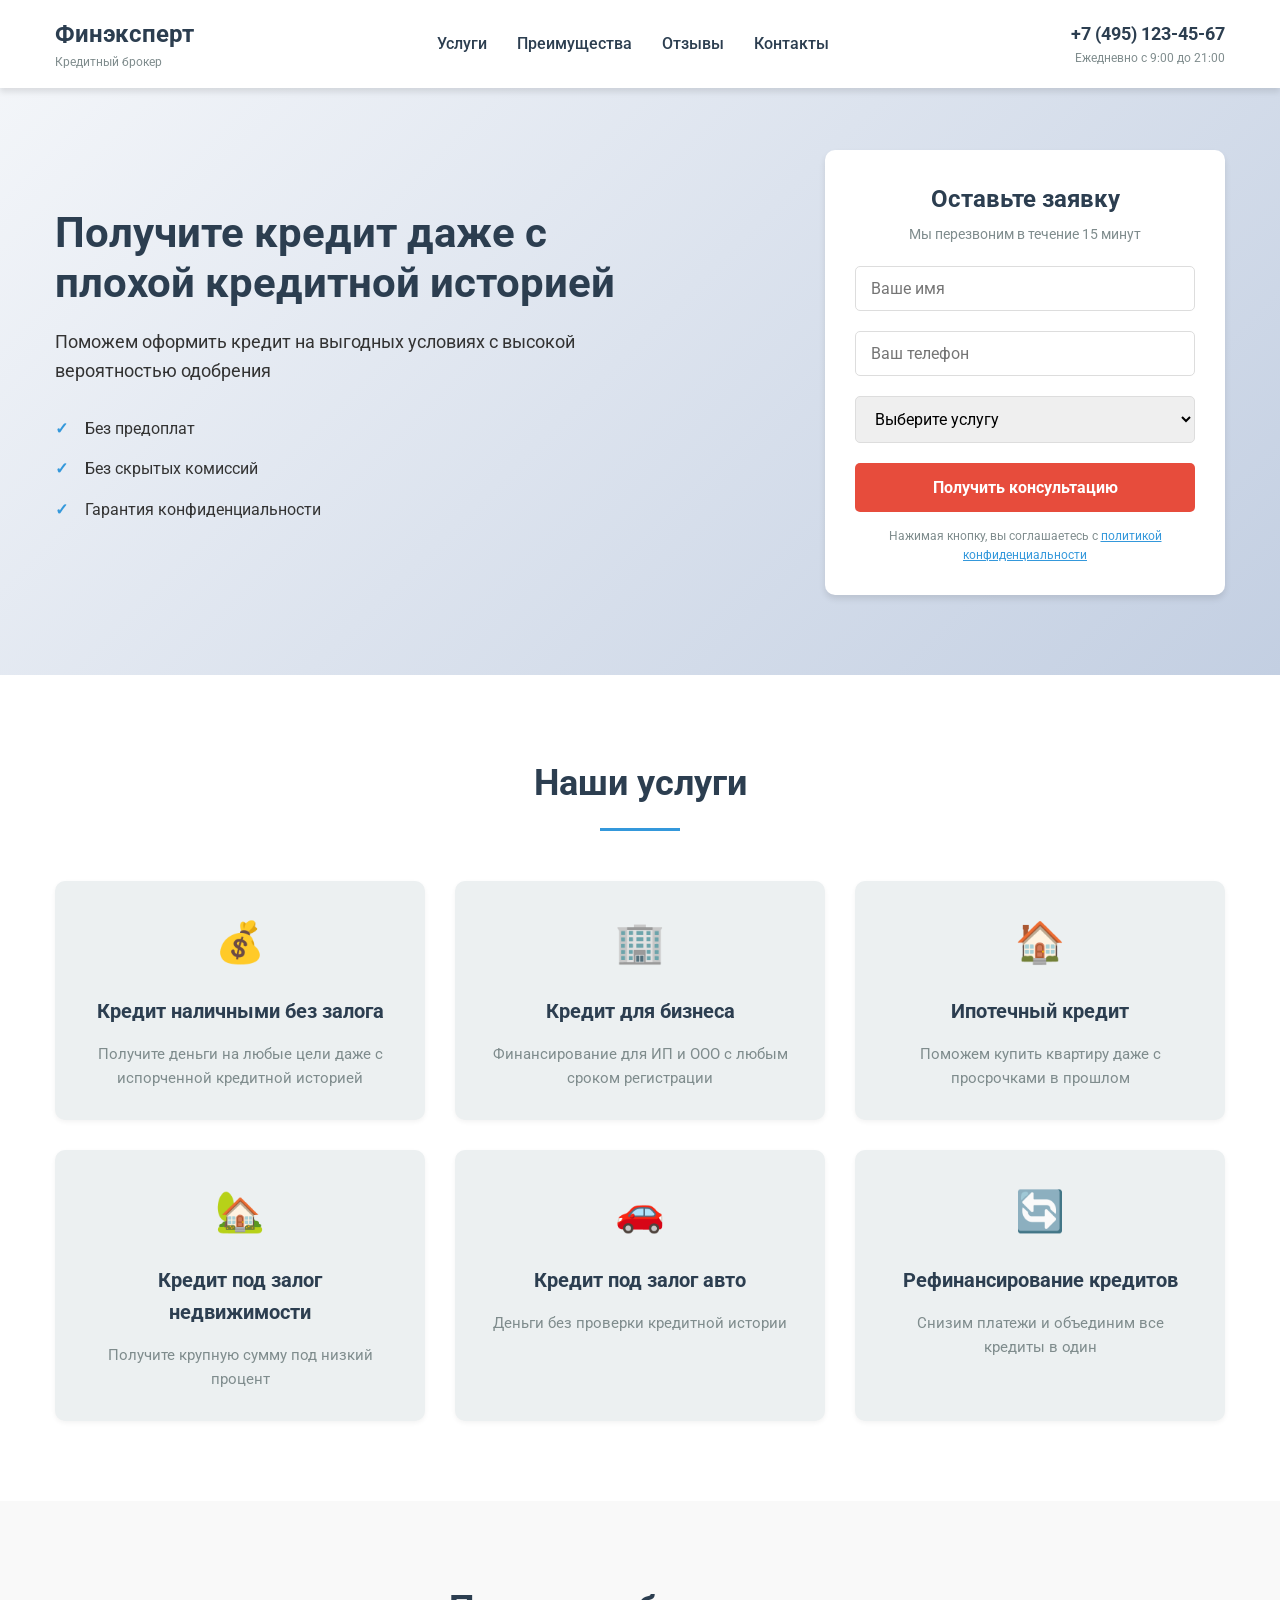
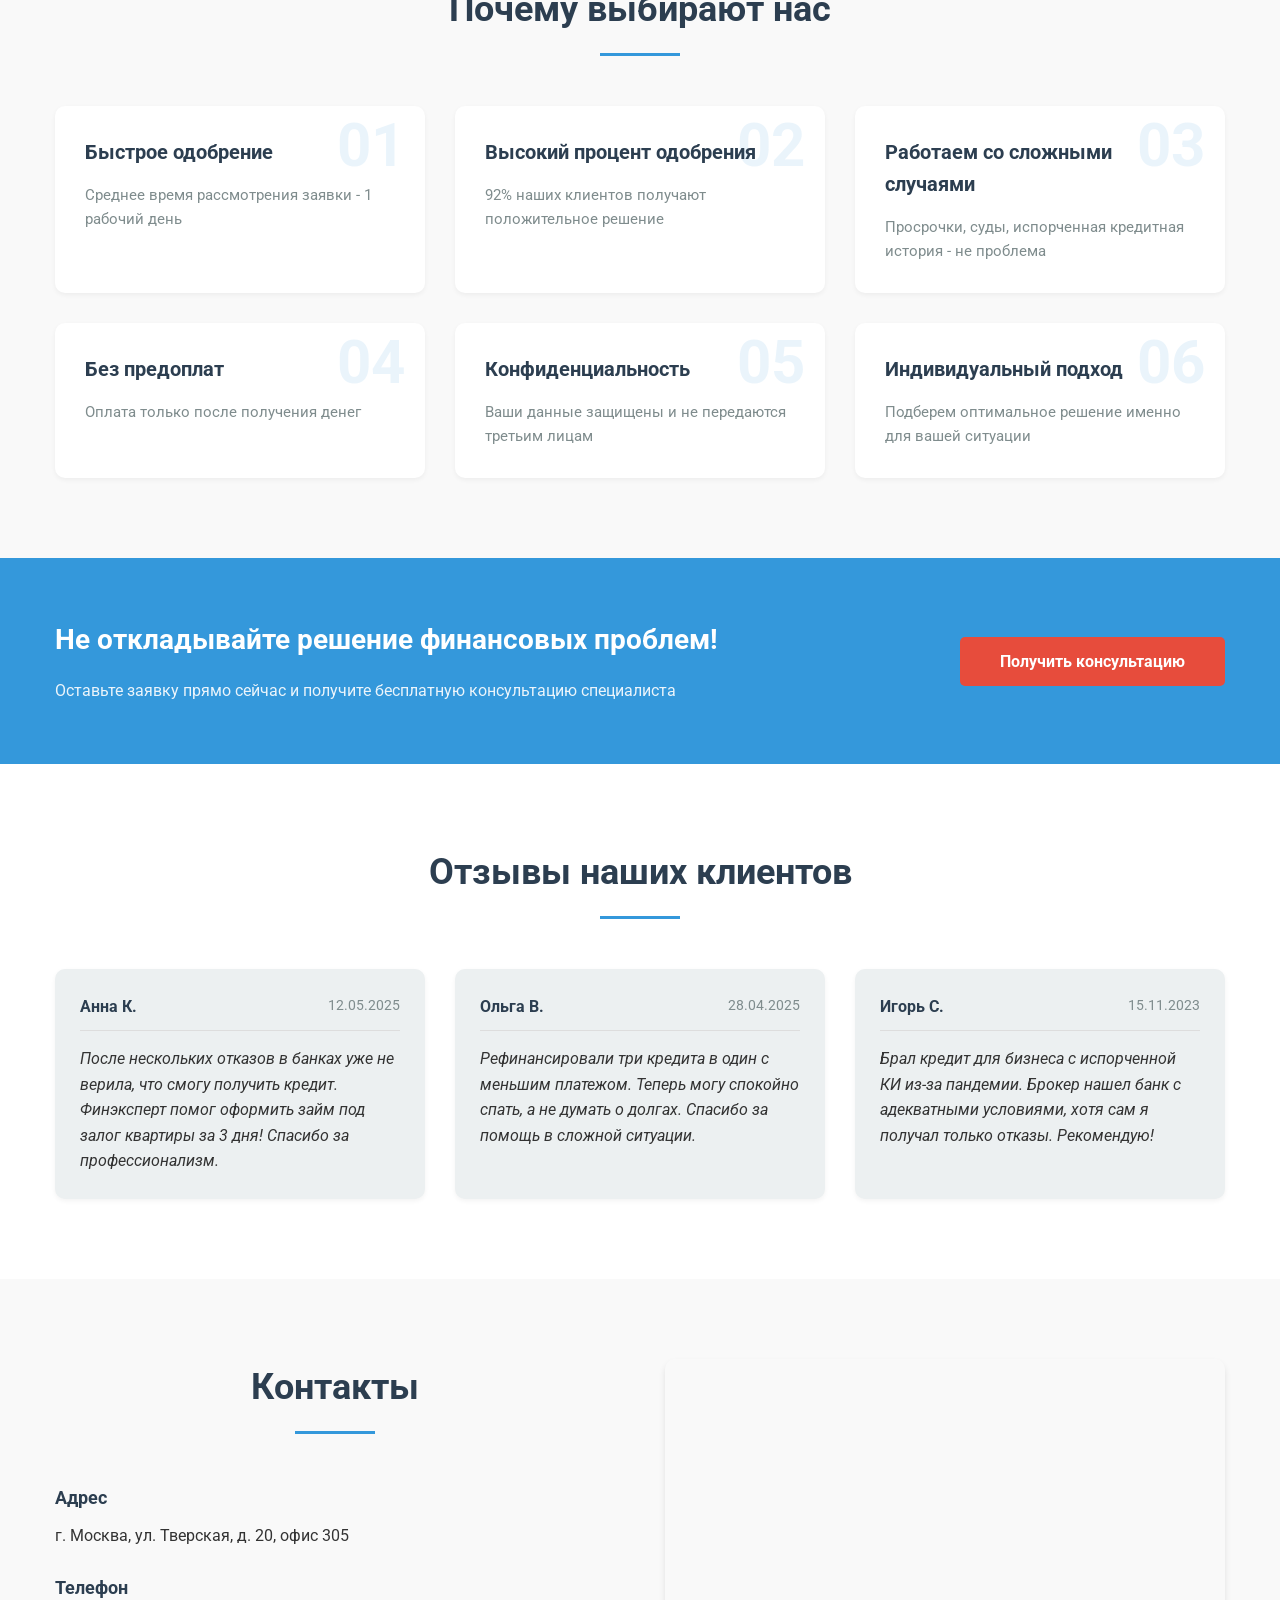
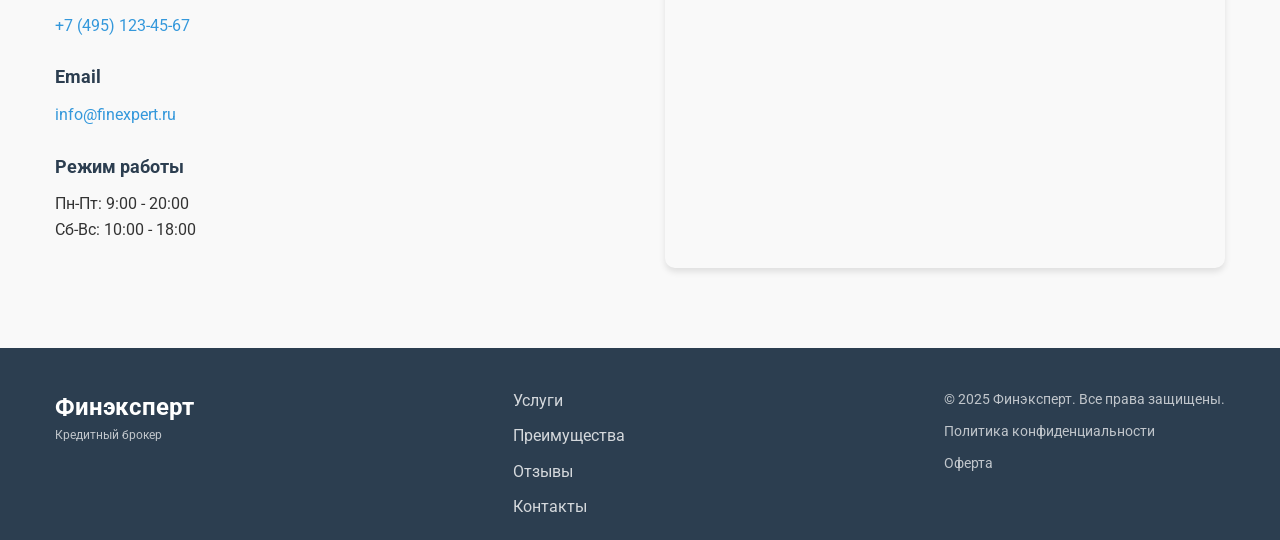
<file: index.html>
<!DOCTYPE html>
<html lang="ru">

<head>
    <meta charset="UTF-8">
    <meta http-equiv="X-UA-Compatible" content="IE=edge">
    <meta name="viewport" content="width=device-width, initial-scale=1.0">
    <title>Финэксперт - кредитный брокер для людей с плохой кредитной историей</title>
    <link rel="stylesheet" href="styles.css">
    <link rel="preconnect" href="https://fonts.googleapis.com">
    <link rel="preconnect" href="https://fonts.gstatic.com" crossorigin>
    <link href="https://fonts.googleapis.com/css2?family=Roboto:wght@400;500;700&display=swap" rel="stylesheet">
</head>

<body>
    <header class="header">
        <div class="container">
            <div class="header__inner">
                <div class="header__logo">
                    <span class="logo-text">Финэксперт</a></span>
                    <span class="logo-slogan">Кредитный брокер</span>
                </div>
                <nav class="header__nav">
                    <a href="#services" class="nav-link">Услуги</a>
                    <a href="#advantages" class="nav-link">Преимущества</a>
                    <a href="#reviews" class="nav-link">Отзывы</a>
                    <a href="#contacts" class="nav-link">Контакты</a>
                </nav>
                <div class="header__phone">
                    <a href="tel:+74951234567" class="phone-link">+7 (495) 123-45-67</a>
                    <span class="phone-hours">Ежедневно с 9:00 до 21:00</span>
                </div>
                <button class="burger-menu" aria-label="Меню">
                    <span></span>
                    <span></span>
                    <span></span>
                </button>
            </div>
        </div>
    </header>

    <main>
        <section class="hero">
            <div class="container">
                <div class="hero__inner">
                    <div class="hero__content">
                        <h1 class="hero__title">Получите кредит даже с плохой кредитной историей</h1>
                        <p class="hero__subtitle">Поможем оформить кредит на выгодных условиях с высокой вероятностью
                            одобрения</p>
                        <ul class="hero__list">
                            <li class="hero__list-item">Без предоплат</li>
                            <li class="hero__list-item">Без скрытых комиссий</li>
                            <li class="hero__list-item">Гарантия конфиденциальности</li>
                        </ul>
                    </div>
                    <div class="hero__form">
                        <div class="form-container">
                            <h3 class="form-title">Оставьте заявку</h3>
                            <p class="form-subtitle">Мы перезвоним в течение 15 минут</p>
                            <form id="lead-form" class="lead-form">
                                <div class="form-group">
                                    <input type="text" id="name" name="name" placeholder="Ваше имя" required>
                                </div>
                                <div class="form-group">
                                    <input type="tel" id="phone" name="phone" placeholder="Ваш телефон" required>
                                </div>
                                <div class="form-group">
                                    <select id="service" name="service">
                                        <option value="" disabled selected>Выберите услугу</option>
                                        <option value="cash">Кредит наличными</option>
                                        <option value="business">Кредит для бизнеса</option>
                                        <option value="mortgage">Ипотечный кредит</option>
                                        <option value="real-estate">Кредит под залог недвижимости</option>
                                        <option value="auto">Кредит под залог авто</option>
                                        <option value="refinance">Рефинансирование</option>
                                    </select>
                                </div>
                                <button type="submit" class="submit-btn">Получить консультацию</button>
                                <p class="form-notice">Нажимая кнопку, вы соглашаетесь с <a href="#">политикой
                                        конфиденциальности</a></p>
                            </form>
                        </div>
                    </div>
                </div>
            </div>
        </section>

        <section id="services" class="services">
            <div class="container">
                <h2 class="section-title">Наши услуги</h2>
                <div class="services__grid">
                    <div class="service-card">
                        <div class="service-icon">💰</div>
                        <h3 class="service-title">Кредит наличными без залога</h3>
                        <p class="service-description">Получите деньги на любые цели даже с испорченной кредитной
                            историей</p>
                    </div>
                    <div class="service-card">
                        <div class="service-icon">🏢</div>
                        <h3 class="service-title">Кредит для бизнеса</h3>
                        <p class="service-description">Финансирование для ИП и ООО с любым сроком регистрации</p>
                    </div>
                    <div class="service-card">
                        <div class="service-icon">🏠</div>
                        <h3 class="service-title">Ипотечный кредит</h3>
                        <p class="service-description">Поможем купить квартиру даже с просрочками в прошлом</p>
                    </div>
                    <div class="service-card">
                        <div class="service-icon">🏡</div>
                        <h3 class="service-title">Кредит под залог недвижимости</h3>
                        <p class="service-description">Получите крупную сумму под низкий процент</p>
                    </div>
                    <div class="service-card">
                        <div class="service-icon">🚗</div>
                        <h3 class="service-title">Кредит под залог авто</h3>
                        <p class="service-description">Деньги без проверки кредитной истории</p>
                    </div>
                    <div class="service-card">
                        <div class="service-icon">🔄</div>
                        <h3 class="service-title">Рефинансирование кредитов</h3>
                        <p class="service-description">Снизим платежи и объединим все кредиты в один</p>
                    </div>
                </div>
            </div>
        </section>

        <section id="advantages" class="advantages">
            <div class="container">
                <h2 class="section-title">Почему выбирают нас</h2>
                <div class="advantages__grid">
                    <div class="advantage-card">
                        <div class="advantage-number">01</div>
                        <h3 class="advantage-title">Быстрое одобрение</h3>
                        <p class="advantage-description">Среднее время рассмотрения заявки - 1 рабочий день</p>
                    </div>
                    <div class="advantage-card">
                        <div class="advantage-number">02</div>
                        <h3 class="advantage-title">Высокий процент одобрения</h3>
                        <p class="advantage-description">92% наших клиентов получают положительное решение</p>
                    </div>
                    <div class="advantage-card">
                        <div class="advantage-number">03</div>
                        <h3 class="advantage-title">Работаем со сложными случаями</h3>
                        <p class="advantage-description">Просрочки, суды, испорченная кредитная история - не проблема
                        </p>
                    </div>
                    <div class="advantage-card">
                        <div class="advantage-number">04</div>
                        <h3 class="advantage-title">Без предоплат</h3>
                        <p class="advantage-description">Оплата только после получения денег</p>
                    </div>
                    <div class="advantage-card">
                        <div class="advantage-number">05</div>
                        <h3 class="advantage-title">Конфиденциальность</h3>
                        <p class="advantage-description">Ваши данные защищены и не передаются третьим лицам</p>
                    </div>
                    <div class="advantage-card">
                        <div class="advantage-number">06</div>
                        <h3 class="advantage-title">Индивидуальный подход</h3>
                        <p class="advantage-description">Подберем оптимальное решение именно для вашей ситуации</p>
                    </div>
                </div>
            </div>
        </section>

        <section class="cta">
            <div class="container">
                <div class="cta__inner">
                    <div class="cta__content">
                        <h2 class="cta__title">Не откладывайте решение финансовых проблем!</h2>
                        <p class="cta__text">Оставьте заявку прямо сейчас и получите бесплатную консультацию специалиста
                        </p>
                    </div>
                    <button class="cta__button" id="cta-button">Получить консультацию</button>
                </div>
            </div>
        </section>

        <section id="reviews" class="reviews">
            <div class="container">
                <h2 class="section-title">Отзывы наших клиентов</h2>
                <div class="reviews__slider">
                    <div class="review-card">
                        <div class="review-header">
                            <div class="review-author">Анна К.</div>
                            <div class="review-date">12.05.2025</div>
                        </div>
                        <div class="review-text">
                            После нескольких отказов в банках уже не верила, что смогу получить кредит. Финэксперт помог
                            оформить займ под залог квартиры за 3 дня! Спасибо за профессионализм.
                        </div>
                    </div>
                    <div class="review-card">
                        <div class="review-header">
                            <div class="review-author">Ольга В.</div>
                            <div class="review-date">28.04.2025</div>
                        </div>
                        <div class="review-text">
                            Рефинансировали три кредита в один с меньшим платежом. Теперь могу спокойно спать, а не
                            думать о долгах. Спасибо за помощь в сложной ситуации.
                        </div>
                    </div>
                    <div class="review-card">
                        <div class="review-header">
                            <div class="review-author">Игорь С.</div>
                            <div class="review-date">15.11.2023</div>
                        </div>
                        <div class="review-text">
                            Брал кредит для бизнеса с испорченной КИ из-за пандемии. Брокер нашел банк с адекватными
                            условиями, хотя сам я получал только отказы. Рекомендую!
                        </div>
                    </div>
                </div>
            </div>
        </section>

        <section id="contacts" class="contacts">
            <div class="container">
                <div class="contacts__inner">
                    <div class="contacts__info">
                        <h2 class="section-title">Контакты</h2>
                        <div class="contact-item">
                            <h3 class="contact-title">Адрес</h3>
                            <p class="contact-text">г. Москва, ул. Тверская, д. 20, офис 305</p>
                        </div>
                        <div class="contact-item">
                            <h3 class="contact-title">Телефон</h3>
                            <p class="contact-text"><a href="tel:+74951234567">+7 (495) 123-45-67</a></p>
                        </div>
                        <div class="contact-item">
                            <h3 class="contact-title">Email</h3>
                            <p class="contact-text"><a href="mailto:info@finexpert.ru">info@finexpert.ru</a></p>
                        </div>
                        <div class="contact-item">
                            <h3 class="contact-title">Режим работы</h3>
                            <p class="contact-text">Пн-Пт: 9:00 - 20:00<br>Сб-Вс: 10:00 - 18:00</p>
                        </div>
                    </div>
                    <div class="contacts__map">
                        <a href="https://yandex.ru/maps/org/finardi/234422001031/?utm_medium=mapframe&utm_source=maps"
                            style="color:#eee;font-size:12px;position:absolute;top:0px;">Финарди</a><a
                            href="https://yandex.ru/maps/213/moscow/category/credit_broker/184105574/?utm_medium=mapframe&utm_source=maps"
                            style="color:#eee;font-size:12px;position:absolute;top:14px;">Кредитный брокер в
                            Москве</a><a
                            href="https://yandex.ru/maps/213/moscow/category/mortgage_agency/184107517/?utm_medium=mapframe&utm_source=maps"
                            style="color:#eee;font-size:12px;position:absolute;top:28px;">Ипотечное агентство в
                            Москве</a><iframe
                            src="https://yandex.ru/map-widget/v1/org/finardi/234422001031/?from=mapframe&indoorLevel=1&ll=37.616616%2C55.793590&z=16.78"
                            width="560" height="400" frameborder="0" allowfullscreen="true"
                            style="position:relative;"></iframe>
                    </div>
                </div>
            </div>
        </section>
    </main>

    <footer class="footer">
        <div class="container">
            <div class="footer__inner">
                <div class="footer__logo">
                    <span class="logo-text">Финэксперт</span>
                    <span class="logo-slogan">Кредитный брокер</span>
                </div>
                <div class="footer__nav">
                    <a href="#services" class="footer-nav-link">Услуги</a>
                    <a href="#advantages" class="footer-nav-link">Преимущества</a>
                    <a href="#reviews" class="footer-nav-link">Отзывы</a>
                    <a href="#contacts" class="footer-nav-link">Контакты</a>
                </div>
                <div class="footer__legal">
                    <p>© 2025 Финэксперт. Все права защищены.</p>
                    <a href="#" class="legal-link">Политика конфиденциальности</a>
                    <a href="#" class="legal-link">Оферта</a>
                </div>
            </div>
        </div>
    </footer>

    <script src="script.js"></script>
</body>

</html>
</file>
<file: styles.css>
/* Base Styles */
:root {
    --primary-color: #2c3e50;
    --secondary-color: #3498db;
    --accent-color: #e74c3c;
    --light-color: #ecf0f1;
    --dark-color: #2c3e50;
    --text-color: #333;
    --text-light: #7f8c8d;
    --white: #fff;
    --shadow: 0 4px 6px rgba(0, 0, 0, 0.1);
    --transition: all 0.3s ease;
}

* {
    margin: 0;
    padding: 0;
    box-sizing: border-box;
}

body {
    font-family: 'Roboto', sans-serif;
    color: var(--text-color);
    line-height: 1.6;
    background-color: var(--white);
}

.container {
    width: 100%;
    max-width: 1200px;
    margin: 0 auto;
    padding: 0 15px;
}

a {
    text-decoration: none;
    color: inherit;
}

ul {
    list-style: none;
}

button {
    cursor: pointer;
    border: none;
    background: none;
    font-family: inherit;
}

input, select, textarea {
    font-family: inherit;
    font-size: inherit;
}

/* Header */
.header {
    background-color: var(--white);
    box-shadow: var(--shadow);
    position: fixed;
    width: 100%;
    top: 0;
    left: 0;
    z-index: 1000;
}

.header__inner {
    display: flex;
    justify-content: space-between;
    align-items: center;
    padding: 15px 0;
}

.header__logo {
    display: flex;
    flex-direction: column;
}

.logo-text {
    font-size: 24px;
    font-weight: 700;
    color: var(--primary-color);
}

.logo-slogan {
    font-size: 12px;
    color: var(--text-light);
}

.header__nav {
    display: flex;
    gap: 30px;
}

.nav-link {
    font-weight: 500;
    color: var(--dark-color);
    transition: var(--transition);
    position: relative;
}

.nav-link:hover {
    color: var(--secondary-color);
}

.nav-link::after {
    content: '';
    position: absolute;
    bottom: -5px;
    left: 0;
    width: 0;
    height: 2px;
    background-color: var(--secondary-color);
    transition: var(--transition);
}

.nav-link:hover::after {
    width: 100%;
}

.header__phone {
    display: flex;
    flex-direction: column;
    align-items: flex-end;
}

.phone-link {
    font-weight: 700;
    color: var(--primary-color);
    font-size: 18px;
}

.phone-hours {
    font-size: 12px;
    color: var(--text-light);
}

.burger-menu {
    display: none;
    flex-direction: column;
    justify-content: space-between;
    width: 30px;
    height: 20px;
    background: transparent;
    padding: 0;
}

.burger-menu span {
    display: block;
    width: 100%;
    height: 2px;
    background-color: var(--primary-color);
    transition: var(--transition);
}

/* Hero Section */
.hero {
    padding: 150px 0 80px;
    background: linear-gradient(135deg, #f5f7fa 0%, #c3cfe2 100%);
}

.hero__inner {
    display: flex;
    justify-content: space-between;
    align-items: center;
    gap: 30px;
}

.hero__content {
    flex: 1;
    max-width: 600px;
}

.hero__title {
    font-size: 42px;
    font-weight: 700;
    margin-bottom: 20px;
    color: var(--primary-color);
    line-height: 1.2;
}

.hero__subtitle {
    font-size: 18px;
    margin-bottom: 30px;
    color: var(--text-color);
}

.hero__list {
    margin-top: 30px;
}

.hero__list-item {
    position: relative;
    padding-left: 30px;
    margin-bottom: 15px;
    font-size: 16px;
}

.hero__list-item::before {
    content: '✓';
    position: absolute;
    left: 0;
    color: var(--secondary-color);
    font-weight: bold;
}

.hero__form {
    flex: 1;
    max-width: 400px;
}

.form-container {
    background-color: var(--white);
    border-radius: 10px;
    padding: 30px;
    box-shadow: var(--shadow);
}

.form-title {
    font-size: 24px;
    font-weight: 700;
    margin-bottom: 5px;
    color: var(--primary-color);
    text-align: center;
}

.form-subtitle {
    font-size: 14px;
    color: var(--text-light);
    margin-bottom: 20px;
    text-align: center;
}

.form-group {
    margin-bottom: 20px;
}

.form-group input,
.form-group select {
    width: 100%;
    padding: 12px 15px;
    border: 1px solid #ddd;
    border-radius: 5px;
    font-size: 16px;
    transition: var(--transition);
}

.form-group input:focus,
.form-group select:focus {
    border-color: var(--secondary-color);
    outline: none;
    box-shadow: 0 0 0 2px rgba(52, 152, 219, 0.2);
}

.submit-btn {
    width: 100%;
    padding: 15px;
    background-color: var(--accent-color);
    color: var(--white);
    font-weight: 700;
    font-size: 16px;
    border-radius: 5px;
    transition: var(--transition);
    margin-bottom: 15px;
}

.submit-btn:hover {
    background-color: #c0392b;
    transform: translateY(-2px);
}

.form-notice {
    font-size: 12px;
    color: var(--text-light);
    text-align: center;
}

.form-notice a {
    color: var(--secondary-color);
    text-decoration: underline;
}

/* Services Section */
.services {
    padding: 80px 0;
    background-color: var(--white);
}

.section-title {
    font-size: 36px;
    font-weight: 700;
    text-align: center;
    margin-bottom: 50px;
    color: var(--primary-color);
    position: relative;
}

.section-title::after {
    content: '';
    display: block;
    width: 80px;
    height: 3px;
    background-color: var(--secondary-color);
    margin: 15px auto 0;
}

.services__grid {
    display: grid;
    grid-template-columns: repeat(auto-fit, minmax(300px, 1fr));
    gap: 30px;
}

.service-card {
    background-color: var(--light-color);
    border-radius: 10px;
    padding: 30px;
    text-align: center;
    transition: var(--transition);
    box-shadow: 0 2px 5px rgba(0, 0, 0, 0.05);
}

.service-card:hover {
    transform: translateY(-5px);
    box-shadow: 0 10px 20px rgba(0, 0, 0, 0.1);
}

.service-icon {
    font-size: 40px;
    margin-bottom: 20px;
    color: var(--secondary-color);
}

.service-title {
    font-size: 20px;
    font-weight: 700;
    margin-bottom: 15px;
    color: var(--primary-color);
}

.service-description {
    color: var(--text-light);
    font-size: 15px;
}

/* Advantages Section */
.advantages {
    padding: 80px 0;
    background-color: #f9f9f9;
}

.advantages__grid {
    display: grid;
    grid-template-columns: repeat(auto-fit, minmax(300px, 1fr));
    gap: 30px;
}

.advantage-card {
    background-color: var(--white);
    border-radius: 10px;
    padding: 30px;
    position: relative;
    overflow: hidden;
    box-shadow: 0 2px 5px rgba(0, 0, 0, 0.05);
    transition: var(--transition);
}

.advantage-card:hover {
    transform: translateY(-5px);
    box-shadow: 0 10px 20px rgba(0, 0, 0, 0.1);
}

.advantage-number {
    font-size: 60px;
    font-weight: 700;
    color: rgba(52, 152, 219, 0.1);
    position: absolute;
    top: 10px;
    right: 20px;
    line-height: 1;
}

.advantage-title {
    font-size: 20px;
    font-weight: 700;
    margin-bottom: 15px;
    color: var(--primary-color);
    position: relative;
    z-index: 1;
}

.advantage-description {
    color: var(--text-light);
    font-size: 15px;
    position: relative;
    z-index: 1;
}

/* CTA Section */
.cta {
    padding: 60px 0;
    background-color: var(--secondary-color);
    color: var(--white);
}

.cta__inner {
    display: flex;
    justify-content: space-between;
    align-items: center;
    gap: 30px;
}

.cta__title {
    font-size: 28px;
    font-weight: 700;
    margin-bottom: 15px;
}

.cta__text {
    font-size: 16px;
    opacity: 0.9;
}

.cta__button {
    padding: 15px 40px;
    background-color: var(--accent-color);
    color: var(--white);
    font-weight: 700;
    font-size: 16px;
    border-radius: 5px;
    transition: var(--transition);
    white-space: nowrap;
}

.cta__button:hover {
    background-color: #c0392b;
    transform: translateY(-2px);
    box-shadow: 0 5px 15px rgba(0, 0, 0, 0.2);
}

/* Reviews Section */
.reviews {
    padding: 80px 0;
    background-color: var(--white);
}

.reviews__slider {
    display: grid;
    grid-template-columns: repeat(auto-fit, minmax(300px, 1fr));
    gap: 30px;
}

.review-card {
    background-color: var(--light-color);
    border-radius: 10px;
    padding: 25px;
    box-shadow: 0 2px 5px rgba(0, 0, 0, 0.05);
}

.review-header {
    display: flex;
    justify-content: space-between;
    margin-bottom: 15px;
    padding-bottom: 10px;
    border-bottom: 1px solid #ddd;
}

.review-author {
    font-weight: 700;
    color: var(--primary-color);
}

.review-date {
    color: var(--text-light);
    font-size: 14px;
}

.review-text {
    color: var(--text-color);
    font-style: italic;
}

/* Contacts Section */
.contacts {
    padding: 80px 0;
    background-color: #f9f9f9;
}

.contacts__inner {
    display: flex;
    gap: 50px;
}

.contacts__info {
    flex: 1;
}

.contacts__map {
    flex: 1;
    min-height: 400px;
    border-radius: 10px;
    overflow: hidden;
    box-shadow: var(--shadow);
}

.contacts__map iframe {
    width: 100%;
    height: 100%;
    border: none;
}

.contact-item {
    margin-bottom: 25px;
}

.contact-title {
    font-size: 18px;
    font-weight: 700;
    margin-bottom: 10px;
    color: var(--primary-color);
}

.contact-text {
    color: var(--text-color);
}

.contact-text a {
    color: var(--secondary-color);
    transition: var(--transition);
}

.contact-text a:hover {
    color: var(--accent-color);
    text-decoration: underline;
}

/* Footer */
.footer {
    background-color: var(--primary-color);
    color: var(--white);
    padding: 40px 0 20px;
}

.footer__inner {
    display: flex;
    justify-content: space-between;
    flex-wrap: wrap;
    gap: 30px;
}

.footer__logo {
    display: flex;
    flex-direction: column;
}

.footer__logo .logo-text {
    color: var(--white);
}

.footer__logo .logo-slogan {
    color: rgba(255, 255, 255, 0.7);
}

.footer__nav {
    display: flex;
    flex-direction: column;
    gap: 10px;
}

.footer-nav-link {
    color: rgba(255, 255, 255, 0.8);
    transition: var(--transition);
}

.footer-nav-link:hover {
    color: var(--white);
}

.footer__legal {
    display: flex;
    flex-direction: column;
    gap: 10px;
    color: rgba(255, 255, 255, 0.7);
    font-size: 14px;
}

.legal-link {
    color: rgba(255, 255, 255, 0.7);
    transition: var(--transition);
}

.legal-link:hover {
    color: var(--white);
    text-decoration: underline;
}

/* Responsive Styles */
@media (max-width: 992px) {
    .hero__inner {
        flex-direction: column;
    }
    
    .hero__content {
        max-width: 100%;
        text-align: center;
        margin-bottom: 40px;
    }
    
    .hero__list {
        display: flex;
        flex-wrap: wrap;
        justify-content: center;
        gap: 20px;
    }
    
    .hero__list-item {
        margin-bottom: 0;
    }
    
    .hero__form {
        max-width: 100%;
        width: 100%;
    }
    /*
    .contacts__inner {
        flex-direction: column;
    }
    */
    .contacts__map {
        min-height: 300px;
    }
}

@media (max-width: 768px) {
    .header__nav, .header__phone {
        display: none;
    }
    
    .burger-menu {
        display: flex;
    }
    
    .hero {
        padding-top: 120px;
    }
    
    .hero__title {
        font-size: 32px;
    }
    
    .section-title {
        font-size: 28px;
    }
    
    .cta__inner {
        flex-direction: column;
        text-align: center;
    }
    
    .footer__inner {
        flex-direction: column;
    }
}

@media (max-width: 576px) {
    .hero__title {
        font-size: 28px;
    }
    
    .hero__subtitle {
        font-size: 16px;
    }
    
    .services__grid, .advantages__grid {
        grid-template-columns: 1fr;
    }
    
    .cta__title {
        font-size: 24px;
    }
}
</file>
